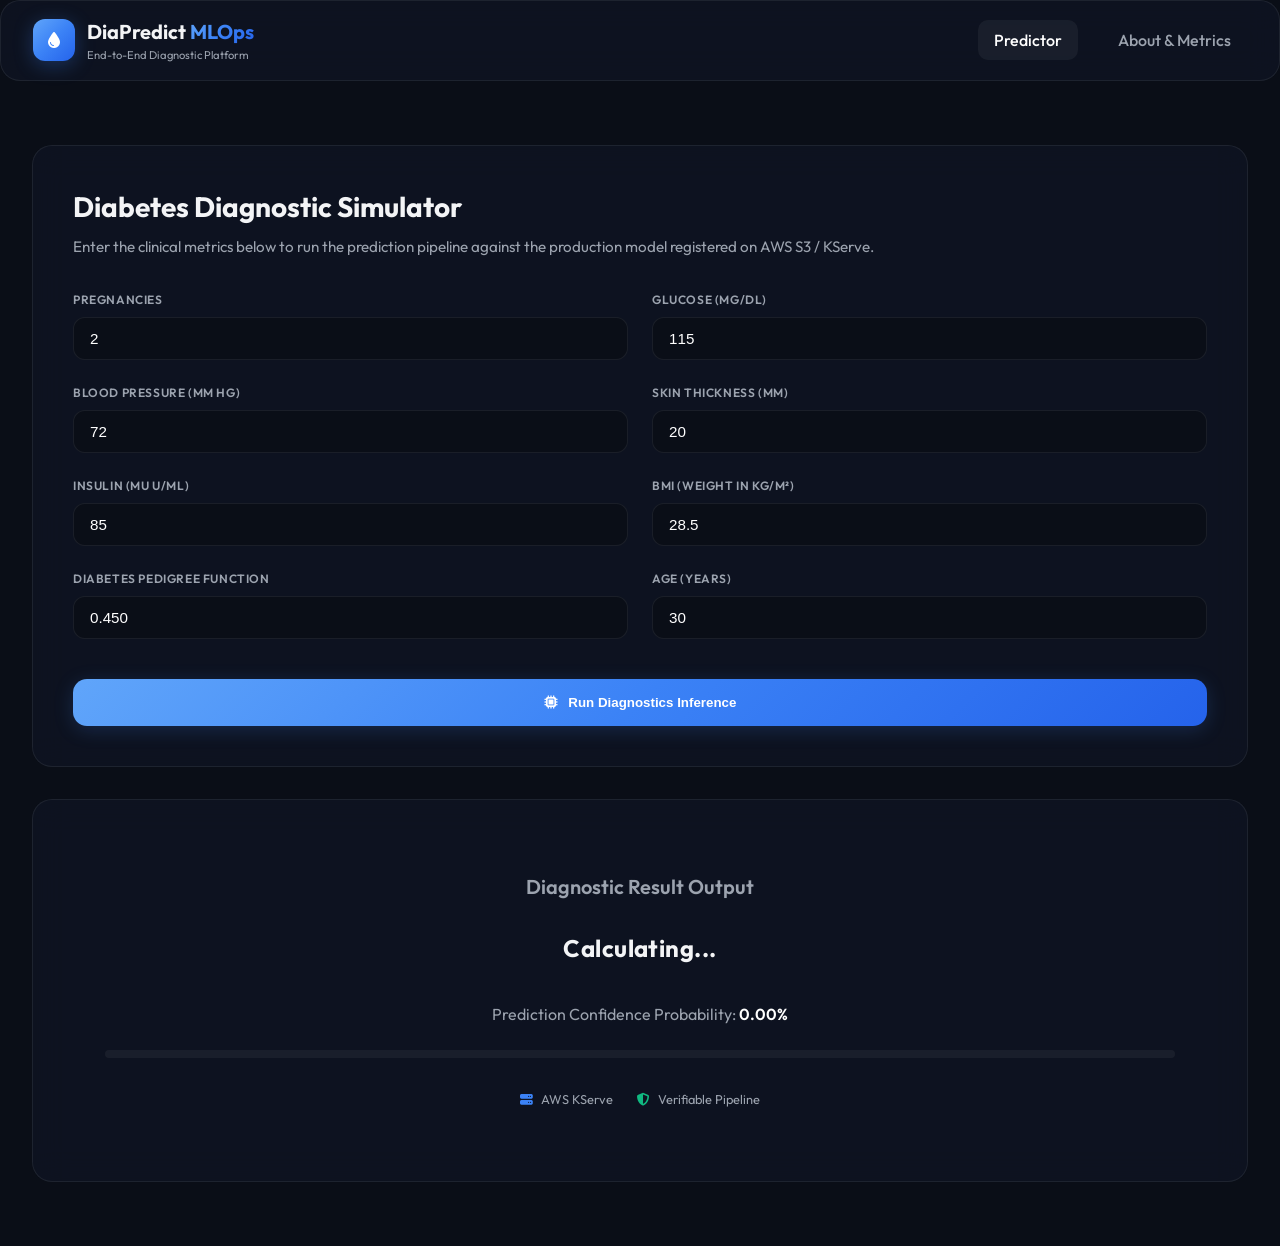
<file: frontend/index.html>
<!DOCTYPE html>
<html lang="en">
<head>
  <meta charset="UTF-8">
  <meta name="viewport" content="width=device-width, initial-scale=1.0">
  <title>Diabetes Prediction MLOps Platform</title>
  <!-- Google Fonts: Outfit -->
  <link href="https://fonts.googleapis.com/css2?family=Outfit:wght@300;400;500;600;700;800&display=swap" rel="stylesheet">
  <link rel="stylesheet" href="style.css">
  <!-- FontAwesome Icons -->
  <link rel="stylesheet" href="https://cdnjs.cloudflare.com/ajax/libs/font-awesome/6.4.0/css/all.min.css">
</head>
<body>
  <header class="glass">
    <div class="logo">
      <div class="logo-icon"><i class="fa-solid fa-droplet"></i></div>
      <div>
        <h1 style="font-size: 1.25rem; font-weight: 700; tracking-tight: -0.02em;">DiaPredict <span class="gradient-text">MLOps</span></h1>
        <p style="font-size: 0.7rem; color: var(--text-secondary);">End-to-End Diagnostic Platform</p>
      </div>
    </div>
    <nav class="nav-links">
      <a href="index.html" class="active">Predictor</a>
      <a href="about.html">About & Metrics</a>
    </nav>
  </header>

  <main class="container">
    <div style="display: grid; grid-template-columns: 1fr; gap: 2rem; margin-bottom: 2rem;">
      <div class="glass" style="padding: 2.5rem;">
        <h2 style="font-size: 1.75rem; margin-bottom: 0.5rem; font-weight: 700;">Diabetes Diagnostic Simulator</h2>
        <p style="color: var(--text-secondary); margin-bottom: 2rem; font-size: 0.95rem;">Enter the clinical metrics below to run the prediction pipeline against the production model registered on AWS S3 / KServe.</p>
        
        <div style="display: grid; grid-template-columns: 1fr; gap: 2rem;">
          <!-- Left form block -->
          <div style="grid-column: span 1;">
            <form id="predictor-form" class="form-grid">
              <div class="form-group">
                <label for="Pregnancies">Pregnancies</label>
                <input type="number" id="Pregnancies" required min="0" max="20" value="2">
              </div>
              <div class="form-group">
                <label for="Glucose">Glucose (mg/dL)</label>
                <input type="number" id="Glucose" required min="0" max="300" value="115">
              </div>
              <div class="form-group">
                <label for="BloodPressure">Blood Pressure (mm Hg)</label>
                <input type="number" id="BloodPressure" required min="0" max="200" value="72">
              </div>
              <div class="form-group">
                <label for="SkinThickness">Skin Thickness (mm)</label>
                <input type="number" id="SkinThickness" required min="0" max="99" value="20">
              </div>
              <div class="form-group">
                <label for="Insulin">Insulin (mu U/mL)</label>
                <input type="number" id="Insulin" required min="0" max="900" value="85">
              </div>
              <div class="form-group">
                <label for="BMI">BMI (weight in kg/m²)</label>
                <input type="number" id="BMI" step="0.1" required min="0" max="70" value="28.5">
              </div>
              <div class="form-group">
                <label for="DiabetesPedigreeFunction">Diabetes Pedigree Function</label>
                <input type="number" id="DiabetesPedigreeFunction" step="0.001" required min="0" max="3.0" value="0.450">
              </div>
              <div class="form-group">
                <label for="Age">Age (years)</label>
                <input type="number" id="Age" required min="21" max="100" value="30">
              </div>
              
              <div style="grid-column: span 2;">
                <button type="submit" class="btn-submit">
                  <i class="fa-solid fa-microchip" style="margin-right: 0.5rem;"></i> Run Diagnostics Inference
                </button>
              </div>
            </form>
          </div>
        </div>
      </div>

      <!-- Right prediction output results block -->
      <div id="results-wrapper" class="glass hidden" style="padding: 2.5rem; transition: all 0.3s ease;">
        <div class="output-card">
          <h3 style="font-size: 1.25rem; font-weight: 600; color: var(--text-secondary);">Diagnostic Result Output</h3>
          
          <div id="result-badge" class="result-badge">
            Calculating...
          </div>
          
          <p id="risk-score-text" style="margin-top: 1.5rem; font-size: 1rem; color: var(--text-secondary);">
            Prediction Confidence Probability: <span id="prob-val" style="color: #fff; font-weight: 600;">0.00%</span>
          </p>
          
          <div class="probability-bar">
            <div id="probability-fill" class="probability-fill"></div>
          </div>
          
          <div style="margin-top: 2rem; font-size: 0.8rem; color: var(--text-secondary); display: flex; gap: 1.5rem;">
            <span><i class="fa-solid fa-server" style="color: var(--color-primary); margin-right: 0.3rem;"></i> AWS KServe</span>
            <span><i class="fa-solid fa-shield-halved" style="color: var(--color-success); margin-right: 0.3rem;"></i> Verifiable Pipeline</span>
          </div>
        </div>
      </div>
    </div>
  </main>

  <script src="script.js"></script>
</body>
</html>
</file>
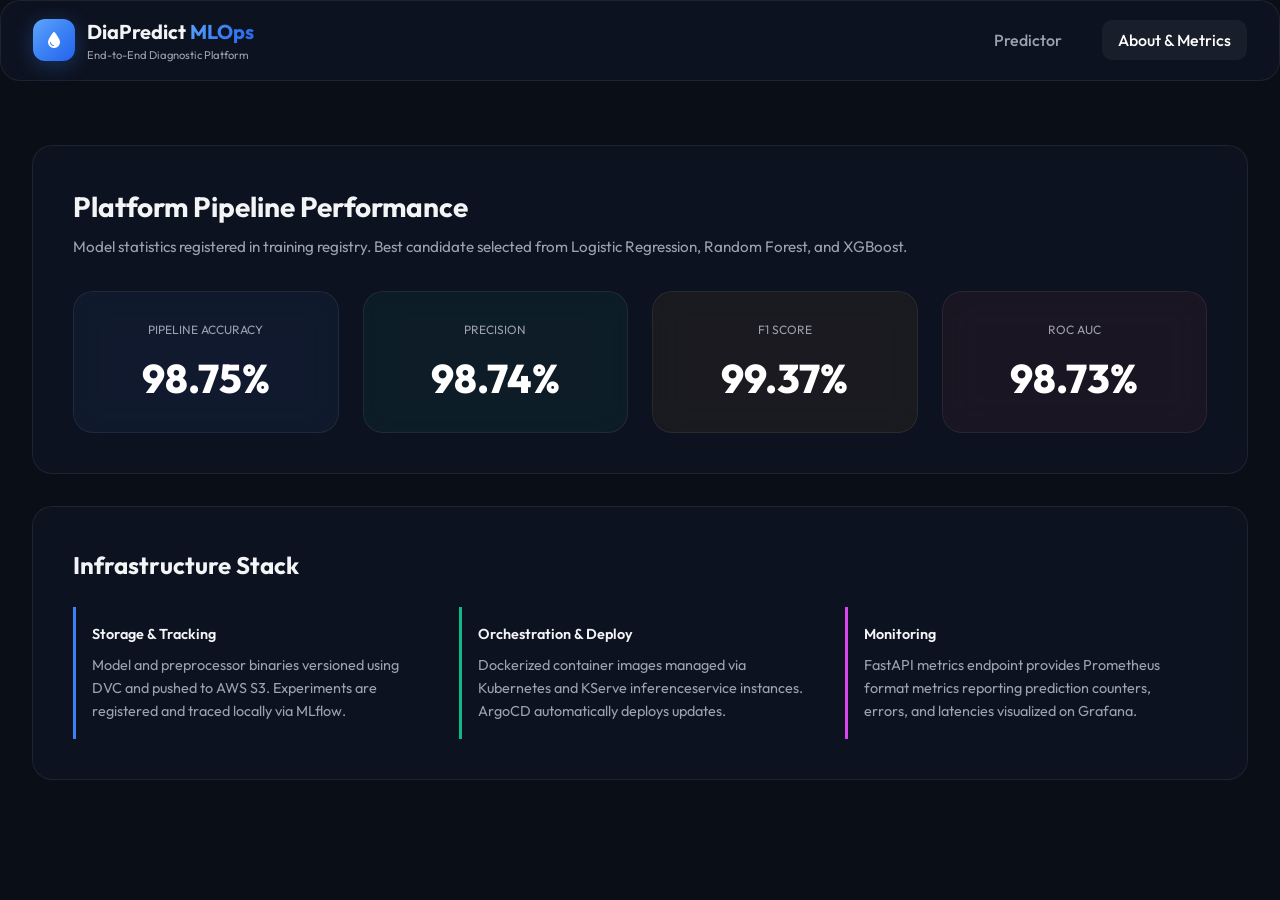
<file: frontend/about.html>
<!DOCTYPE html>
<html lang="en">
<head>
  <meta charset="UTF-8">
  <meta name="viewport" content="width=device-width, initial-scale=1.0">
  <title>About & MLOps Platform Metrics</title>
  <!-- Google Fonts: Outfit -->
  <link href="https://fonts.googleapis.com/css2?family=Outfit:wght@300;400;500;600;700;800&display=swap" rel="stylesheet">
  <link rel="stylesheet" href="style.css">
  <!-- FontAwesome Icons -->
  <link rel="stylesheet" href="https://cdnjs.cloudflare.com/ajax/libs/font-awesome/6.4.0/css/all.min.css">
</head>
<body>
  <header class="glass">
    <div class="logo">
      <div class="logo-icon"><i class="fa-solid fa-droplet"></i></div>
      <div>
        <h1 style="font-size: 1.25rem; font-weight: 700; tracking-tight: -0.02em;">DiaPredict <span class="gradient-text">MLOps</span></h1>
        <p style="font-size: 0.7rem; color: var(--text-secondary);">End-to-End Diagnostic Platform</p>
      </div>
    </div>
    <nav class="nav-links">
      <a href="index.html">Predictor</a>
      <a href="about.html" class="active">About & Metrics</a>
    </nav>
  </header>

  <main class="container">
    <div style="display: grid; grid-template-columns: 1fr; gap: 2rem;">
      <!-- Stats Cards -->
      <div class="glass" style="padding: 2.5rem;">
        <h2 style="font-size: 1.75rem; margin-bottom: 0.5rem; font-weight: 700;">Platform Pipeline Performance</h2>
        <p style="color: var(--text-secondary); margin-bottom: 2rem; font-size: 0.95rem;">Model statistics registered in training registry. Best candidate selected from Logistic Regression, Random Forest, and XGBoost.</p>
        
        <div style="display: grid; grid-template-columns: repeat(auto-fit, minmax(200px, 1fr)); gap: 1.5rem;">
          <div class="glass" style="padding: 1.5rem; background: rgba(59, 130, 246, 0.05); text-align: center;">
            <span style="font-size: 0.75rem; text-transform: uppercase; color: var(--text-secondary);">Pipeline Accuracy</span>
            <h3 style="font-size: 2.5rem; font-weight: 800; margin-top: 0.5rem; color: #fff;">98.75%</h3>
          </div>
          <div class="glass" style="padding: 1.5rem; background: rgba(16, 185, 129, 0.05); text-align: center;">
            <span style="font-size: 0.75rem; text-transform: uppercase; color: var(--text-secondary);">Precision</span>
            <h3 style="font-size: 2.5rem; font-weight: 800; margin-top: 0.5rem; color: #fff;">98.74%</h3>
          </div>
          <div class="glass" style="padding: 1.5rem; background: rgba(245, 158, 11, 0.05); text-align: center;">
            <span style="font-size: 0.75rem; text-transform: uppercase; color: var(--text-secondary);">F1 Score</span>
            <h3 style="font-size: 2.5rem; font-weight: 800; margin-top: 0.5rem; color: #fff;">99.37%</h3>
          </div>
          <div class="glass" style="padding: 1.5rem; background: rgba(239, 68, 68, 0.05); text-align: center;">
            <span style="font-size: 0.75rem; text-transform: uppercase; color: var(--text-secondary);">ROC AUC</span>
            <h3 style="font-size: 2.5rem; font-weight: 800; margin-top: 0.5rem; color: #fff;">98.73%</h3>
          </div>
        </div>
      </div>

      <!-- Tech Stack Details -->
      <div class="glass" style="padding: 2.5rem;">
        <h2 style="font-size: 1.5rem; margin-bottom: 1.5rem; font-weight: 700;">Infrastructure Stack</h2>
        <div style="display: grid; grid-template-columns: repeat(auto-fit, minmax(280px, 1fr)); gap: 1.5rem; font-size: 0.9rem; line-height: 1.6;">
          <div style="padding: 1rem; border-left: 3px solid var(--color-primary);">
            <h4 style="font-weight: 600; margin-bottom: 0.5rem;">Storage & Tracking</h4>
            <p style="color: var(--text-secondary);">Model and preprocessor binaries versioned using DVC and pushed to AWS S3. Experiments are registered and traced locally via MLflow.</p>
          </div>
          <div style="padding: 1rem; border-left: 3px solid var(--color-success);">
            <h4 style="font-weight: 600; margin-bottom: 0.5rem;">Orchestration & Deploy</h4>
            <p style="color: var(--text-secondary);">Dockerized container images managed via Kubernetes and KServe inferenceservice instances. ArgoCD automatically deploys updates.</p>
          </div>
          <div style="padding: 1rem; border-left: 3px solid #d946ef;">
            <h4 style="font-weight: 600; margin-bottom: 0.5rem;">Monitoring</h4>
            <p style="color: var(--text-secondary);">FastAPI metrics endpoint provides Prometheus format metrics reporting prediction counters, errors, and latencies visualized on Grafana.</p>
          </div>
        </div>
      </div>
    </div>
  </main>
</body>
</html>
</file>
<file: frontend/style.css>
/* Premium Dark Glassmorphism Theme */
:root {
  --bg-primary: #0a0e17;
  --bg-surface: rgba(16, 22, 37, 0.65);
  --border-color: rgba(255, 255, 255, 0.07);
  --text-primary: #f3f4f6;
  --text-secondary: #9ca3af;
  --color-primary: #3b82f6;
  --color-success: #10b981;
  --color-danger: #ef4444;
  --accent-gradient: linear-gradient(135deg, #60a5fa 0%, #3b82f6 50%, #2563eb 100%);
  --success-gradient: linear-gradient(135deg, #34d399 0%, #10b981 100%);
  --danger-gradient: linear-gradient(135deg, #f87171 0%, #ef4444 100%);
}

* {
  box-sizing: border-box;
  margin: 0;
  padding: 0;
}

body {
  font-family: 'Outfit', -apple-system, sans-serif;
  background-color: var(--bg-primary);
  color: var(--text-primary);
  min-height: 100vh;
  overflow-x: hidden;
  line-height: 1.5;
}

/* Glassmorphism utility */
.glass {
  background: var(--bg-surface);
  backdrop-filter: blur(16px);
  -webkit-backdrop-filter: blur(16px);
  border: 1px solid var(--border-color);
  border-radius: 20px;
}

.gradient-text {
  background: var(--accent-gradient);
  -webkit-background-clip: text;
  -webkit-text-fill-color: transparent;
}

/* Grid & Layout */
.container {
  max-width: 1400px;
  margin: 0 auto;
  padding: 2rem;
}

header {
  display: flex;
  justify-content: space-between;
  align-items: center;
  padding: 1rem 2rem;
  margin-bottom: 2rem;
}

.logo {
  display: flex;
  align-items: center;
  gap: 0.75rem;
}

.logo-icon {
  background: var(--accent-gradient);
  width: 42px;
  height: 42px;
  border-radius: 12px;
  display: flex;
  align-items: center;
  justify-content: center;
  font-weight: bold;
  color: #fff;
  box-shadow: 0 4px 20px rgba(59, 130, 246, 0.3);
}

.nav-links {
  display: flex;
  gap: 1.5rem;
}

.nav-links a {
  color: var(--text-secondary);
  text-decoration: none;
  font-weight: 500;
  transition: all 0.3s ease;
  padding: 0.5rem 1rem;
  border-radius: 10px;
}

.nav-links a:hover, .nav-links a.active {
  color: #fff;
  background: rgba(255, 255, 255, 0.05);
}

/* Form Styling */
.form-grid {
  display: grid;
  grid-template-columns: 1fr;
  gap: 1.5rem;
}

@media(min-width: 768px) {
  .form-grid {
    grid-template-columns: repeat(2, 1fr);
  }
}

.form-group {
  display: flex;
  flex-direction: column;
  gap: 0.5rem;
}

.form-group label {
  font-size: 0.75rem;
  text-transform: uppercase;
  letter-spacing: 0.05em;
  color: var(--text-secondary);
  font-weight: 600;
}

.form-group input {
  background: rgba(10, 14, 23, 0.8);
  border: 1px solid var(--border-color);
  padding: 0.75rem 1rem;
  border-radius: 12px;
  color: #fff;
  font-size: 0.95rem;
  outline: none;
  transition: all 0.3s ease;
}

.form-group input:focus {
  border-color: var(--color-primary);
  box-shadow: 0 0 12px rgba(59, 130, 246, 0.2);
}

/* Buttons */
.btn-submit {
  width: 100%;
  padding: 1rem;
  background: var(--accent-gradient);
  border: none;
  color: #fff;
  font-weight: 600;
  border-radius: 14px;
  cursor: pointer;
  transition: all 0.3s ease;
  margin-top: 1rem;
  box-shadow: 0 4px 20px rgba(59, 130, 246, 0.2);
}

.btn-submit:hover {
  transform: translateY(-2px);
  box-shadow: 0 8px 30px rgba(59, 130, 246, 0.4);
}

/* Prediction Output Badge */
.output-card {
  display: flex;
  flex-direction: column;
  align-items: center;
  justify-content: center;
  text-align: center;
  padding: 2rem;
  height: 100%;
}

.result-badge {
  padding: 0.75rem 2rem;
  border-radius: 50px;
  font-weight: 700;
  font-size: 1.5rem;
  margin-top: 1rem;
  letter-spacing: 0.02em;
  animation: pulse 2s infinite;
}

.badge-diabetic {
  background: var(--danger-gradient);
  color: #fff;
  box-shadow: 0 0 20px rgba(239, 68, 68, 0.3);
}

.badge-nondiabetic {
  background: var(--success-gradient);
  color: #fff;
  box-shadow: 0 0 20px rgba(16, 185, 129, 0.3);
}

.probability-bar {
  width: 100%;
  height: 8px;
  background: rgba(255, 255, 255, 0.05);
  border-radius: 10px;
  margin-top: 1.5rem;
  overflow: hidden;
}

.probability-fill {
  height: 100%;
  width: 0%;
  background: var(--accent-gradient);
  border-radius: 10px;
  transition: width 1s ease-in-out;
}

/* Animations */
@keyframes pulse {
  0% { transform: scale(1); }
  50% { transform: scale(1.03); }
  100% { transform: scale(1); }
}
</file>
